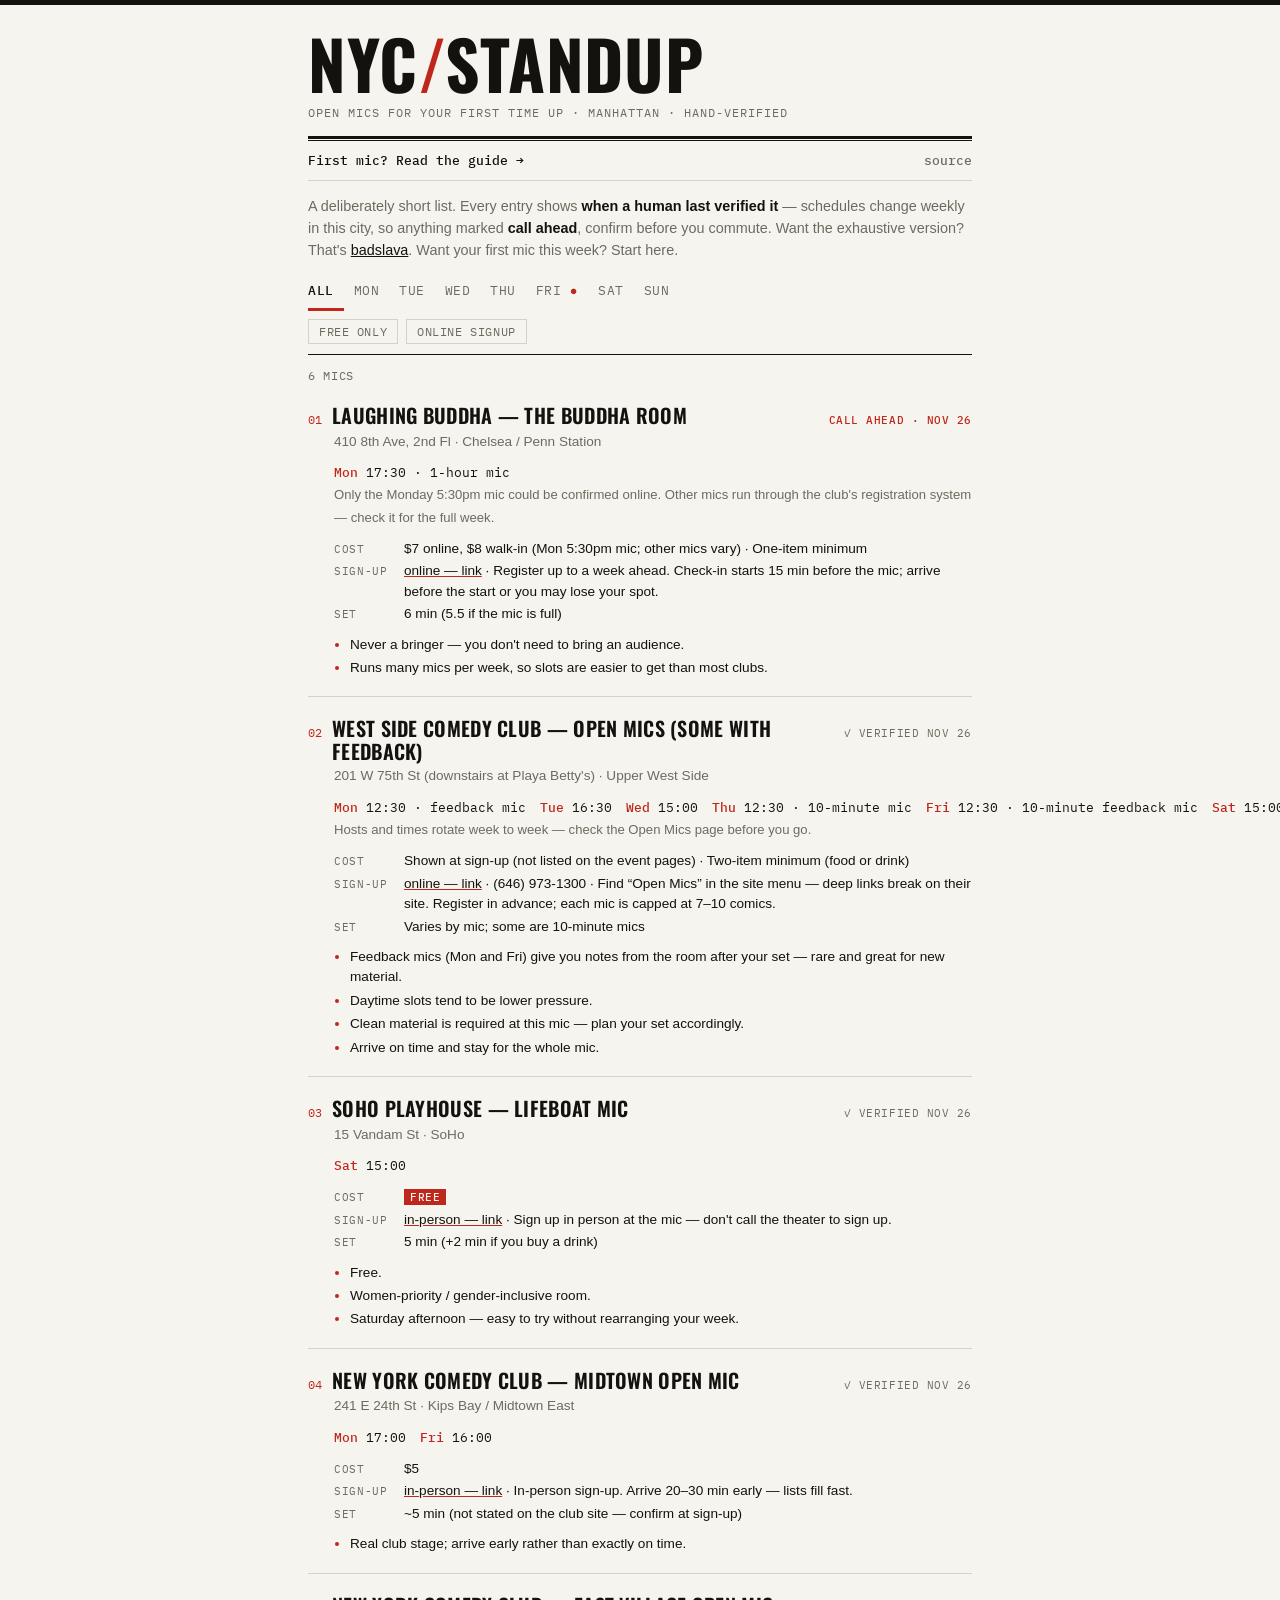
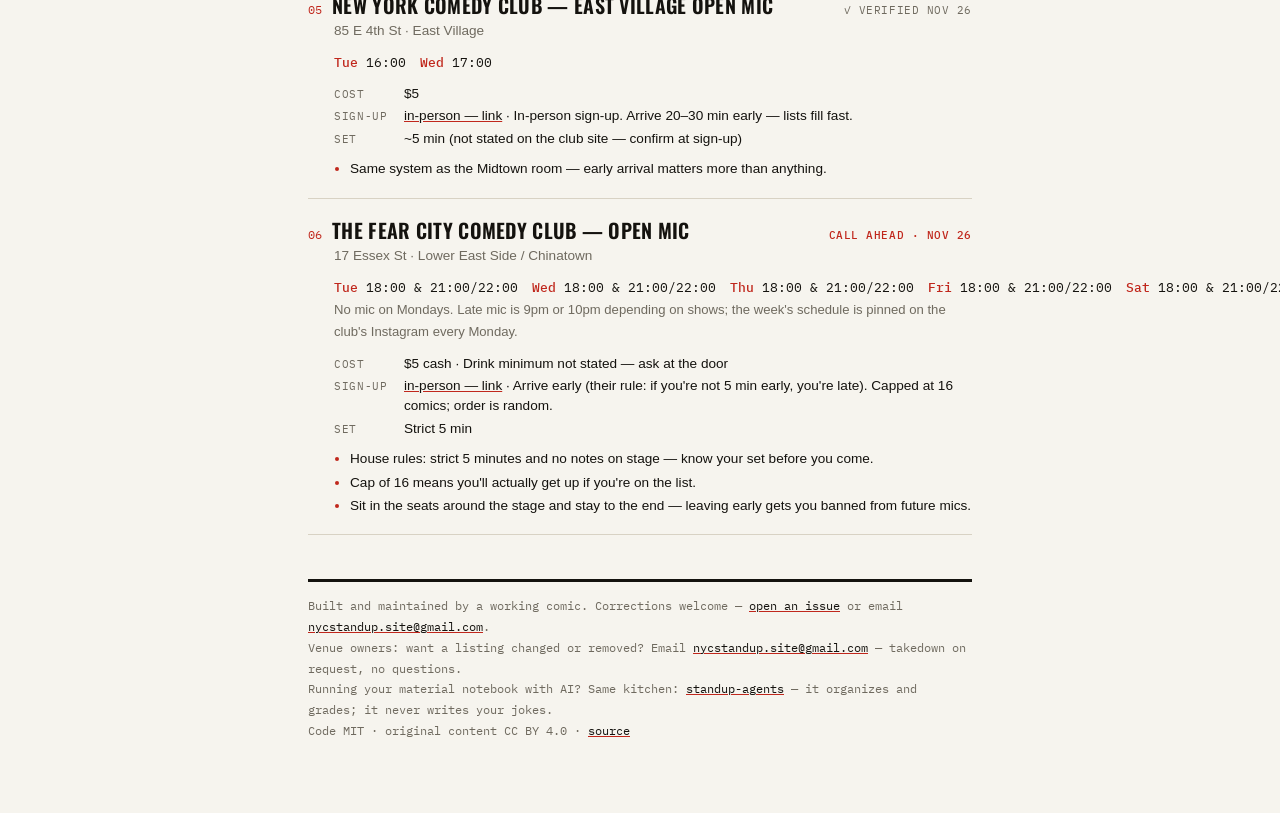
<file: index.html>
<!doctype html>
<html lang="en">
<head>
<meta charset="utf-8">
<meta name="viewport" content="width=device-width, initial-scale=1">
<title>NYC Standup — open mics for your first time up</title>
<meta name="description" content="A hand-verified, beginner-first list of NYC open mics. Signup method, cost, set length, and what to expect — checked by a human, dated.">
<link rel="preconnect" href="https://fonts.googleapis.com">
<link rel="preconnect" href="https://fonts.gstatic.com" crossorigin>
<link href="https://fonts.googleapis.com/css2?family=Oswald:wght@500;600;700&family=IBM+Plex+Mono:wght@400;500&display=swap" rel="stylesheet">
<link rel="stylesheet" href="style.css">
</head>
<body>
<header class="masthead">
  <h1><a href="./">NYC<span class="slash">/</span>STANDUP</a></h1>
  <p class="tagline">Open mics for your first time up · Manhattan · hand-verified</p>
  <hr class="rule">
</header>
<nav class="top">
  <a href="guide.html">First mic? Read the guide →</a>
  <a class="ext" href="https://github.com/jing-ny/nyc-standup">source</a>
</nav>

<p class="standfirst">
  A deliberately short list. Every entry shows <b>when a human last verified it</b> —
  schedules change weekly in this city, so anything marked <b>call ahead</b>, confirm
  before you commute. Want the exhaustive version? That's
  <a href="https://badslava.com/new-york-open-mics.php">badslava</a>. Want your first
  mic this week? Start here.
</p>

<section class="filters" aria-label="filters">
  <div class="day-row" id="dayChips"></div>
  <div class="toggle-row">
    <button class="toggle" id="freeChip">Free only</button>
    <button class="toggle" id="onlineChip">Online signup</button>
  </div>
</section>

<p class="count" id="count"></p>
<main id="list">
  <div class="state" id="loading">Loading mics…</div>
</main>

<footer>
  <p>Built and maintained by a working comic. Corrections welcome —
  <a href="https://github.com/jing-ny/nyc-standup/issues">open an issue</a> or email
  <a href="mailto:nycstandup.site@gmail.com">nycstandup.site@gmail.com</a>.</p>
  <p>Venue owners: want a listing changed or removed? Email
  <a href="mailto:nycstandup.site@gmail.com">nycstandup.site@gmail.com</a> — takedown on request, no questions.</p>
  <p>Running your material notebook with AI? Same kitchen:
  <a href="https://github.com/jing-ny/standup-agents">standup-agents</a> — it organizes and grades; it never writes your jokes.</p>
  <p>Code MIT · original content CC BY 4.0 · <a href="https://github.com/jing-ny/nyc-standup">source</a></p>
</footer>

<script src="data.js"></script>
<script>
(function () {
  const listEl = document.getElementById("list");
  const countEl = document.getElementById("count");
  const DAYS = ["All", "Mon", "Tue", "Wed", "Thu", "Fri", "Sat", "Sun"];
  const todayName = ["Sun","Mon","Tue","Wed","Thu","Fri","Sat"][new Date().getDay()];
  let state = { day: "All", freeOnly: false, onlineOnly: false };

  if (typeof MICS === "undefined" || !Array.isArray(MICS)) {
    listEl.innerHTML = '<div class="state">Couldn’t load the mic list. Try refreshing — or view the raw data on <a href="https://github.com/jing-ny/nyc-standup">GitHub</a>.</div>';
    return;
  }

  const chipRow = document.getElementById("dayChips");
  DAYS.forEach(d => {
    const b = document.createElement("button");
    b.className = "day" + (d === "All" ? " active" : "");
    b.innerHTML = d === todayName ? d + ' <span class="today-dot">●</span>' : d;
    b.dataset.day = d;
    b.onclick = () => { state.day = d; render(); syncChips(); };
    chipRow.appendChild(b);
  });
  function syncChips() {
    chipRow.querySelectorAll(".day").forEach(c => c.classList.toggle("active", c.dataset.day === state.day));
    document.getElementById("freeChip").classList.toggle("active", state.freeOnly);
    document.getElementById("onlineChip").classList.toggle("active", state.onlineOnly);
  }
  document.getElementById("freeChip").onclick = () => { state.freeOnly = !state.freeOnly; render(); syncChips(); };
  document.getElementById("onlineChip").onclick = () => { state.onlineOnly = !state.onlineOnly; render(); syncChips(); };

  function matchesDay(mic, day) {
    if (day === "All") return true;
    return mic.sessions.some(s => s.day === day || s.day === "Daily");
  }
  function isFree(mic) { return (mic.cost.entry || "").toLowerCase().startsWith("free"); }
  function esc(s) { return String(s).replace(/[&<>"']/g, c => ({ "&":"&amp;","<":"&lt;",">":"&gt;",'"':"&quot;","'":"&#39;" }[c])); }
  function stampDate(iso) {
    const m = ["JAN","FEB","MAR","APR","MAY","JUN","JUL","AUG","SEP","OCT","NOV","DEC"];
    const p = iso.split("-");
    return m[+p[1] - 1] + " " + (+p[2]);
  }

  function card(mic, i) {
    const v = mic.verification;
    const stamp = v.status === "verified"
      ? `<span class="stamp ok">✓ verified ${stampDate(v.last_verified)}</span>`
      : `<span class="stamp warn">call ahead · ${stampDate(v.last_verified)}</span>`;
    const num = String(i + 1).padStart(2, "0");
    const sessions = mic.sessions.map(s =>
      `<span class="slot"><b>${esc(s.day)}</b> ${esc(s.time)}${s.note ? " · " + esc(s.note) : ""}</span>`
    ).join("");
    const costBits = [mic.cost.entry, mic.cost.minimum].filter(Boolean).map(esc).join(" · ");
    const cost = isFree(mic)
      ? `<span class="free-tag">Free</span>${esc(mic.cost.minimum || "")}`
      : costBits;
    const signupBits = [
      mic.signup.url ? `<a href="${esc(mic.signup.url)}" rel="noopener">${esc(mic.signup.method)} — link</a>` : esc(mic.signup.method),
      mic.signup.phone ? esc(mic.signup.phone) : "",
      mic.signup.note ? esc(mic.signup.note) : ""
    ].filter(Boolean).join(" · ");
    const notes = (mic.beginner_notes || []).map(n => `<li>${esc(n)}</li>`).join("");
    return `<div class="mic">
      <div class="mic-head"><span class="mic-num">${num}</span><h2>${esc(mic.name)}</h2>${stamp}</div>
      <div class="where">${esc(mic.venue)} · ${esc(mic.area)}</div>
      <div class="slots">${sessions}${mic.sessions_note ? `<div class="slots-note">${esc(mic.sessions_note)}</div>` : ""}</div>
      <dl class="facts">
        ${cost ? `<div><dt>Cost</dt><dd>${cost}</dd></div>` : ""}
        <div><dt>Sign-up</dt><dd>${signupBits}</dd></div>
        <div><dt>Set</dt><dd>${esc(mic.set_length)}</dd></div>
      </dl>
      ${notes ? `<ul class="notes">${notes}</ul>` : ""}
    </div>`;
  }

  function render() {
    let mics = MICS.filter(m => matchesDay(m, state.day));
    if (state.freeOnly) mics = mics.filter(isFree);
    if (state.onlineOnly) mics = mics.filter(m => m.signup.method === "online");
    countEl.textContent = mics.length
      ? `${mics.length} mic${mics.length > 1 ? "s" : ""}${state.day !== "All" ? " · " + state.day : ""}`
      : "";
    listEl.innerHTML = mics.length
      ? mics.map(card).join("")
      : '<div class="state">No mics match those filters. Widen the day or drop a filter — or check <a href="https://badslava.com/new-york-open-mics.php">badslava</a> for the long tail.</div>';
  }

  render();
})();
</script>
</body>
</html>
</file>
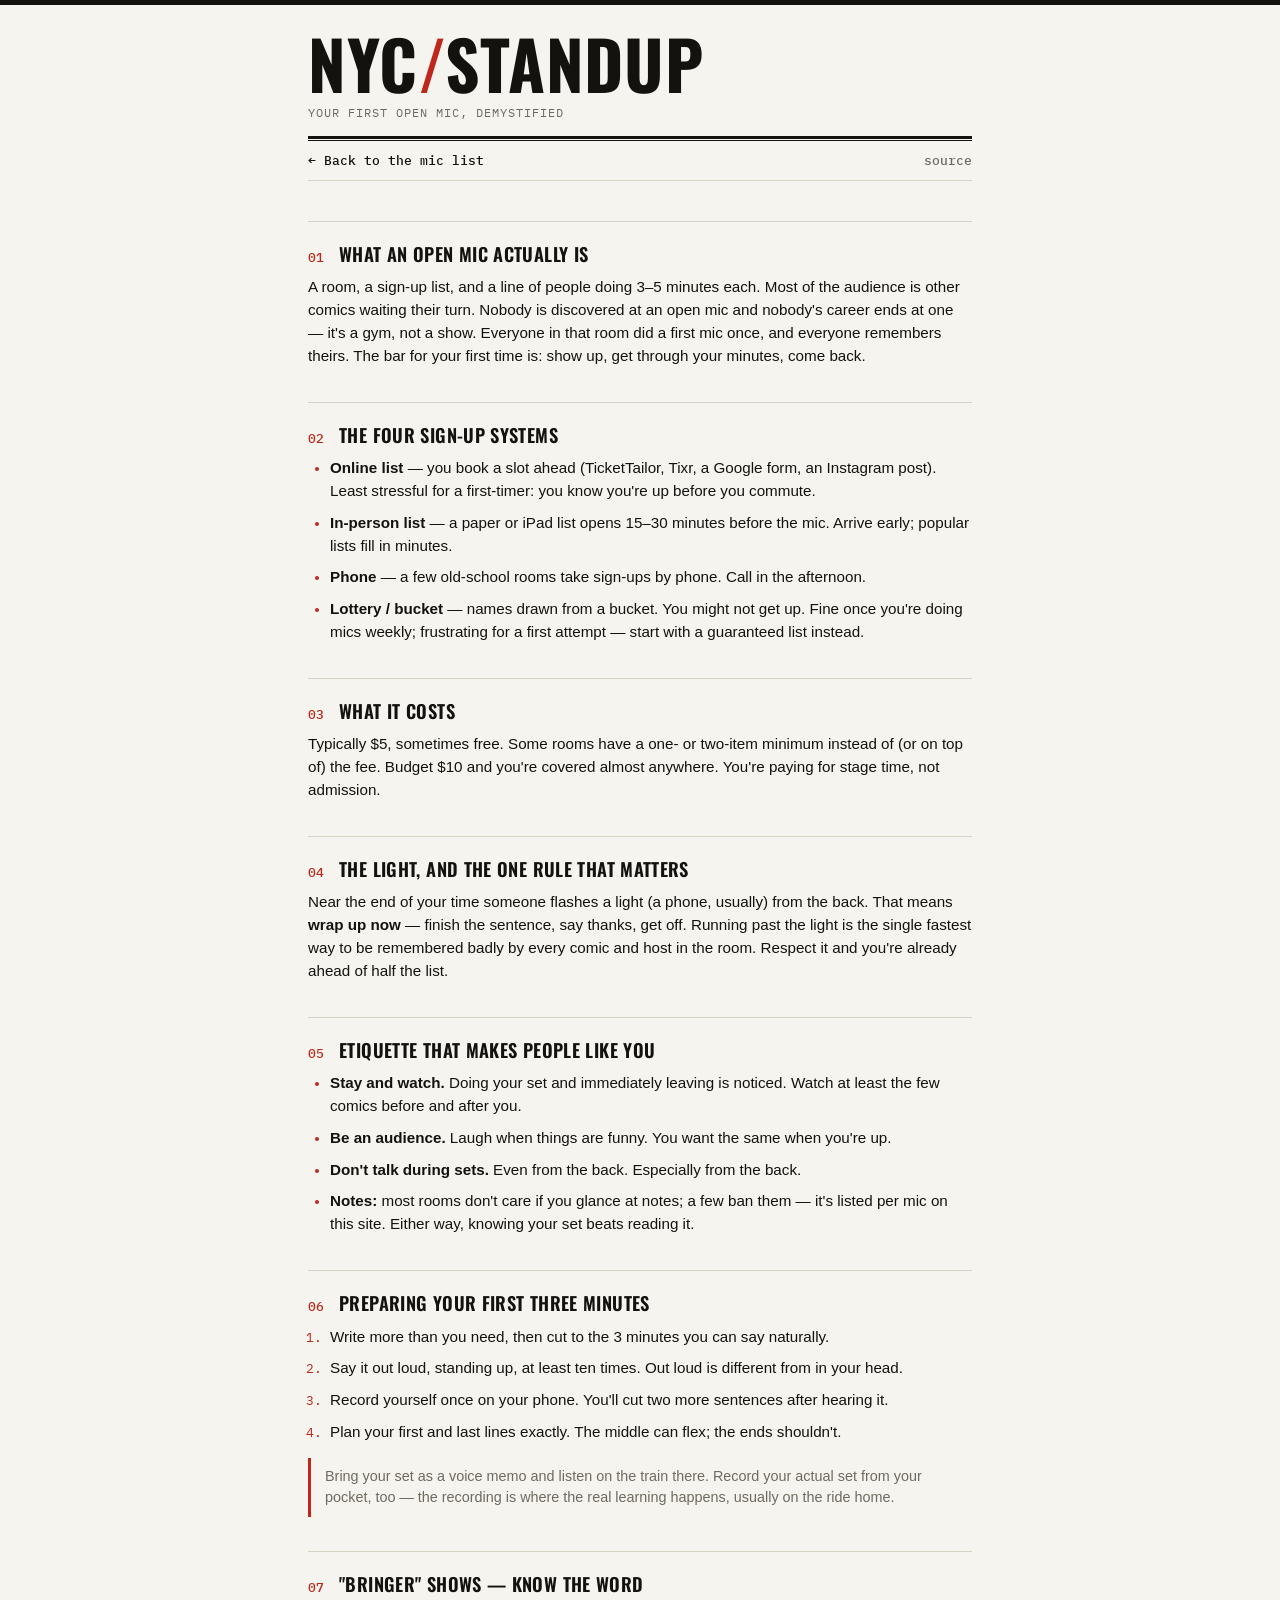
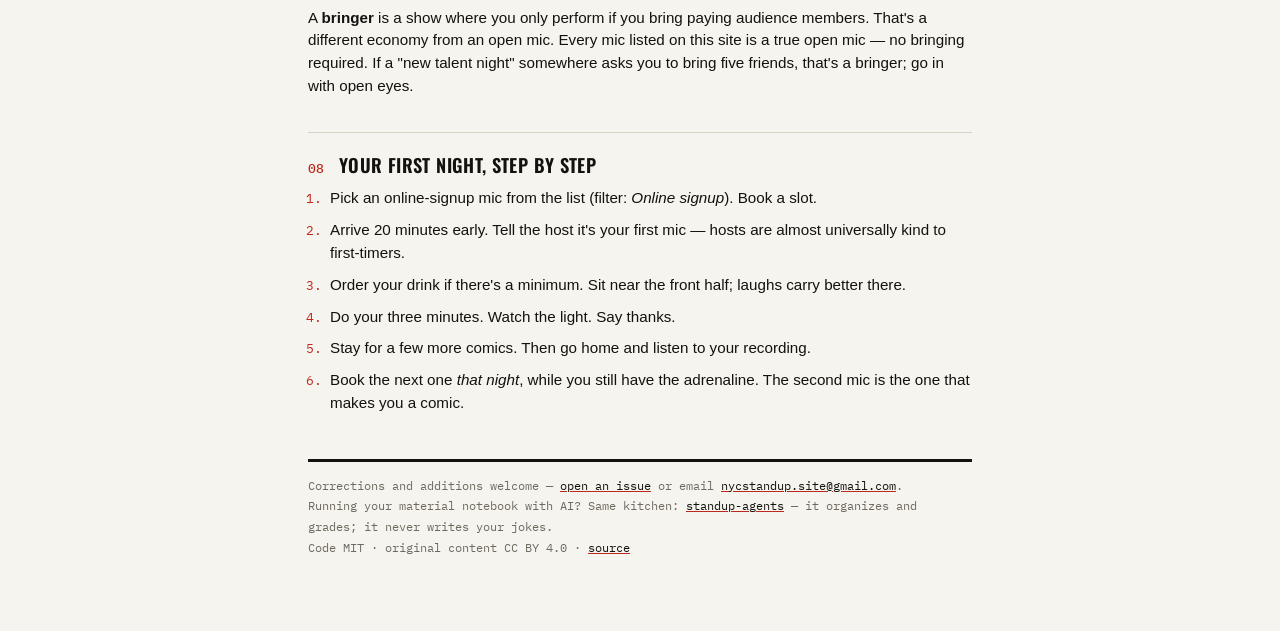
<file: guide.html>
<!doctype html>
<html lang="en">
<head>
<meta charset="utf-8">
<meta name="viewport" content="width=device-width, initial-scale=1">
<title>Your First Open Mic — NYC Standup</title>
<meta name="description" content="Everything that actually happens at an NYC comedy open mic, so your first one is about your jokes, not the logistics.">
<link rel="preconnect" href="https://fonts.googleapis.com">
<link rel="preconnect" href="https://fonts.gstatic.com" crossorigin>
<link href="https://fonts.googleapis.com/css2?family=Oswald:wght@500;600;700&family=IBM+Plex+Mono:wght@400;500&display=swap" rel="stylesheet">
<link rel="stylesheet" href="style.css">
</head>
<body>
<header class="masthead">
  <h1><a href="./">NYC<span class="slash">/</span>STANDUP</a></h1>
  <p class="tagline">Your first open mic, demystified</p>
  <hr class="rule">
</header>
<nav class="top">
  <a href="./">← Back to the mic list</a>
  <a class="ext" href="https://github.com/jing-ny/nyc-standup">source</a>
</nav>

<article class="guide">
  <h2>What an open mic actually is</h2>
  <p>A room, a sign-up list, and a line of people doing 3–5 minutes each. Most of the
  audience is other comics waiting their turn. Nobody is discovered at an open mic and
  nobody's career ends at one — it's a gym, not a show. Everyone in that room did a
  first mic once, and everyone remembers theirs. The bar for your first time is:
  show up, get through your minutes, come back.</p>

  <h2>The four sign-up systems</h2>
  <ul>
    <li><b>Online list</b> — you book a slot ahead (TicketTailor, Tixr, a Google form, an
    Instagram post). Least stressful for a first-timer: you know you're up before you commute.</li>
    <li><b>In-person list</b> — a paper or iPad list opens 15–30 minutes before the mic.
    Arrive early; popular lists fill in minutes.</li>
    <li><b>Phone</b> — a few old-school rooms take sign-ups by phone. Call in the afternoon.</li>
    <li><b>Lottery / bucket</b> — names drawn from a bucket. You might not get up. Fine
    once you're doing mics weekly; frustrating for a first attempt — start with a
    guaranteed list instead.</li>
  </ul>

  <h2>What it costs</h2>
  <p>Typically $5, sometimes free. Some rooms have a one- or two-item minimum instead
  of (or on top of) the fee. Budget $10 and you're covered almost anywhere. You're
  paying for stage time, not admission.</p>

  <h2>The light, and the one rule that matters</h2>
  <p>Near the end of your time someone flashes a light (a phone, usually) from the back.
  That means <b>wrap up now</b> — finish the sentence, say thanks, get off. Running past
  the light is the single fastest way to be remembered badly by every comic and host in
  the room. Respect it and you're already ahead of half the list.</p>

  <h2>Etiquette that makes people like you</h2>
  <ul>
    <li><b>Stay and watch.</b> Doing your set and immediately leaving is noticed. Watch
    at least the few comics before and after you.</li>
    <li><b>Be an audience.</b> Laugh when things are funny. You want the same when you're up.</li>
    <li><b>Don't talk during sets.</b> Even from the back. Especially from the back.</li>
    <li><b>Notes:</b> most rooms don't care if you glance at notes; a few ban them —
    it's listed per mic on this site. Either way, knowing your set beats reading it.</li>
  </ul>

  <h2>Preparing your first three minutes</h2>
  <ol>
    <li>Write more than you need, then cut to the 3 minutes you can say naturally.</li>
    <li>Say it out loud, standing up, at least ten times. Out loud is different from in your head.</li>
    <li>Record yourself once on your phone. You'll cut two more sentences after hearing it.</li>
    <li>Plan your first and last lines exactly. The middle can flex; the ends shouldn't.</li>
  </ol>
  <div class="tip">Bring your set as a voice memo and listen on the train there.
  Record your actual set from your pocket, too — the recording is where the real
  learning happens, usually on the ride home.</div>

  <h2>"Bringer" shows — know the word</h2>
  <p>A <b>bringer</b> is a show where you only perform if you bring paying audience
  members. That's a different economy from an open mic. Every mic listed on this site
  is a true open mic — no bringing required. If a "new talent night" somewhere asks
  you to bring five friends, that's a bringer; go in with open eyes.</p>

  <h2>Your first night, step by step</h2>
  <ol>
    <li>Pick an online-signup mic from the list (filter: <i>Online signup</i>). Book a slot.</li>
    <li>Arrive 20 minutes early. Tell the host it's your first mic — hosts are almost
    universally kind to first-timers.</li>
    <li>Order your drink if there's a minimum. Sit near the front half; laughs carry better there.</li>
    <li>Do your three minutes. Watch the light. Say thanks.</li>
    <li>Stay for a few more comics. Then go home and listen to your recording.</li>
    <li>Book the next one <i>that night</i>, while you still have the adrenaline. The
    second mic is the one that makes you a comic.</li>
  </ol>
</article>

<footer>
  <p>Corrections and additions welcome — <a href="https://github.com/jing-ny/nyc-standup/issues">open an issue</a>
  or email <a href="mailto:nycstandup.site@gmail.com">nycstandup.site@gmail.com</a>.</p>
  <p>Running your material notebook with AI? Same kitchen:
  <a href="https://github.com/jing-ny/standup-agents">standup-agents</a> — it organizes and grades; it never writes your jokes.</p>
  <p>Code MIT · original content CC BY 4.0 · <a href="https://github.com/jing-ny/nyc-standup">source</a></p>
</footer>
</body>
</html>
</file>
<file: style.css>
/* nyc-standup — editorial gig-guide look. No cards, no pills, no emoji. */
:root {
  --paper: #f6f4ee;
  --ink: #14120e;
  --muted: #6f6a5f;
  --hairline: #d8d2c4;
  --red: #c0271c;
  --mono: "IBM Plex Mono", ui-monospace, "SF Mono", Menlo, monospace;
  --display: "Oswald", "Arial Narrow", -apple-system, sans-serif;
  --body: -apple-system, BlinkMacSystemFont, "Segoe UI", Roboto, Helvetica, Arial, sans-serif;
}
@media (prefers-color-scheme: dark) {
  :root {
    --paper: #141310;
    --ink: #eae6dc;
    --muted: #97917f;
    --hairline: #3a362c;
    --red: #e4574c;
  }
}
* { box-sizing: border-box; margin: 0; }
html { border-top: 5px solid var(--ink); }
body {
  background: var(--paper);
  color: var(--ink);
  font: 15.5px/1.5 var(--body);
  max-width: 700px;
  margin: 0 auto;
  padding: 0 18px 72px;
}
a { color: inherit; }

/* Masthead */
header.masthead { padding: 26px 0 0; }
.masthead h1 {
  font-family: var(--display);
  font-weight: 700;
  font-size: clamp(2.6rem, 11vw, 4.2rem);
  line-height: 0.95;
  letter-spacing: 0.01em;
  text-transform: uppercase;
}
.masthead h1 a { text-decoration: none; }
.masthead h1 .slash { color: var(--red); }
.masthead .tagline {
  font-family: var(--mono);
  font-size: 0.78rem;
  text-transform: uppercase;
  letter-spacing: 0.08em;
  color: var(--muted);
  margin-top: 8px;
}
.masthead .rule {
  border: 0;
  border-top: 3px solid var(--ink);
  border-bottom: 1px solid var(--ink);
  height: 5px;
  margin: 14px 0 0;
}
nav.top {
  display: flex;
  justify-content: space-between;
  align-items: baseline;
  font-family: var(--mono);
  font-size: 0.8rem;
  padding: 10px 0;
  border-bottom: 1px solid var(--hairline);
}
nav.top a { text-decoration: none; font-weight: 500; }
nav.top a:hover { color: var(--red); }
nav.top .ext { color: var(--muted); }

.standfirst {
  font-size: 0.9rem;
  color: var(--muted);
  padding: 14px 0 4px;
  line-height: 1.55;
}
.standfirst b { color: var(--ink); }
.standfirst a { color: var(--ink); }

/* Filters */
.filters {
  position: sticky;
  top: 0;
  background: var(--paper);
  z-index: 5;
  padding: 8px 0 0;
  border-bottom: 1px solid var(--ink);
}
.day-row {
  display: flex;
  gap: 0;
  overflow-x: auto;
  -webkit-overflow-scrolling: touch;
}
.day {
  font-family: var(--mono);
  font-size: 0.8rem;
  text-transform: uppercase;
  letter-spacing: 0.04em;
  background: none;
  border: 0;
  color: var(--muted);
  padding: 8px 10px 9px;
  cursor: pointer;
  border-bottom: 3px solid transparent;
  white-space: nowrap;
}
.day:first-child { padding-left: 0; }
.day.active { color: var(--ink); border-bottom-color: var(--red); font-weight: 500; }
.day .today-dot { color: var(--red); }
.toggle-row { display: flex; gap: 8px; padding: 8px 0 10px; flex-wrap: wrap; }
.toggle {
  font-family: var(--mono);
  font-size: 0.72rem;
  text-transform: uppercase;
  letter-spacing: 0.05em;
  background: none;
  border: 1px solid var(--hairline);
  color: var(--muted);
  padding: 4px 10px;
  cursor: pointer;
}
.toggle.active { border-color: var(--ink); color: var(--ink); background: var(--ink); color: var(--paper); }

.count {
  font-family: var(--mono);
  font-size: 0.72rem;
  text-transform: uppercase;
  letter-spacing: 0.06em;
  color: var(--muted);
  padding: 12px 0 0;
}

/* Listing rows */
.mic {
  border-bottom: 1px solid var(--hairline);
  padding: 20px 0 18px;
}
.mic-head { display: flex; align-items: baseline; gap: 10px; }
.mic-num {
  font-family: var(--mono);
  font-size: 0.78rem;
  color: var(--red);
  flex: 0 0 auto;
}
.mic h2 {
  font-family: var(--display);
  font-weight: 600;
  font-size: 1.25rem;
  line-height: 1.15;
  text-transform: uppercase;
  letter-spacing: 0.015em;
  flex: 1;
}
.stamp {
  font-family: var(--mono);
  font-size: 0.68rem;
  text-transform: uppercase;
  letter-spacing: 0.05em;
  white-space: nowrap;
  flex: 0 0 auto;
}
.stamp.ok { color: var(--muted); }
.stamp.warn { color: var(--red); font-weight: 500; }
.where {
  font-size: 0.85rem;
  color: var(--muted);
  margin: 3px 0 0 26px;
}
.slots {
  font-family: var(--mono);
  font-size: 0.82rem;
  margin: 10px 0 0 26px;
  line-height: 1.7;
}
.slots .slot { margin-right: 14px; white-space: nowrap; }
.slots .slot b { font-weight: 500; color: var(--red); }
.slots-note { font-family: var(--body); color: var(--muted); font-size: 0.82rem; }
.facts { margin: 10px 0 0 26px; font-size: 0.85rem; }
.facts div { display: flex; gap: 8px; margin-top: 2px; }
.facts dt {
  font-family: var(--mono);
  font-size: 0.68rem;
  text-transform: uppercase;
  letter-spacing: 0.06em;
  color: var(--muted);
  flex: 0 0 62px;
  padding-top: 2px;
}
.facts dd { margin: 0; }
.facts dd a { color: var(--ink); text-decoration-color: var(--red); }
.free-tag {
  font-family: var(--mono);
  font-size: 0.68rem;
  font-weight: 500;
  text-transform: uppercase;
  letter-spacing: 0.05em;
  color: var(--paper);
  background: var(--red);
  padding: 1px 6px;
  margin-right: 6px;
}
.notes { margin: 10px 0 0 26px; padding-left: 16px; font-size: 0.85rem; }
.notes li { margin-top: 3px; }
.notes li::marker { color: var(--red); }

.state {
  font-family: var(--mono);
  font-size: 0.85rem;
  color: var(--muted);
  text-align: center;
  padding: 56px 0;
}
.state a { color: var(--ink); }

/* Footer */
footer {
  margin-top: 44px;
  border-top: 3px solid var(--ink);
  padding-top: 14px;
  font-family: var(--mono);
  font-size: 0.72rem;
  line-height: 1.8;
  color: var(--muted);
}
footer a { color: var(--ink); text-decoration-color: var(--red); }

/* Guide article */
article.guide { padding-top: 6px; }
article.guide h2 {
  font-family: var(--display);
  font-weight: 600;
  text-transform: uppercase;
  font-size: 1.15rem;
  letter-spacing: 0.02em;
  margin-top: 34px;
  padding-top: 18px;
  border-top: 1px solid var(--hairline);
}
article.guide h2::before {
  content: counter(guide-section, decimal-leading-zero) " ";
  counter-increment: guide-section;
  font-family: var(--mono);
  font-size: 0.8rem;
  color: var(--red);
  font-weight: 500;
  margin-right: 6px;
}
article.guide { counter-reset: guide-section; }
article.guide p, article.guide li { margin-top: 9px; font-size: 0.95rem; }
article.guide ul, article.guide ol { padding-left: 22px; }
article.guide li::marker { color: var(--red); font-family: var(--mono); font-size: 0.85em; }
article.guide b { font-weight: 600; }
article.guide .tip {
  border-left: 3px solid var(--red);
  padding: 8px 0 8px 14px;
  margin-top: 14px;
  font-size: 0.9rem;
  color: var(--muted);
}
</file>
